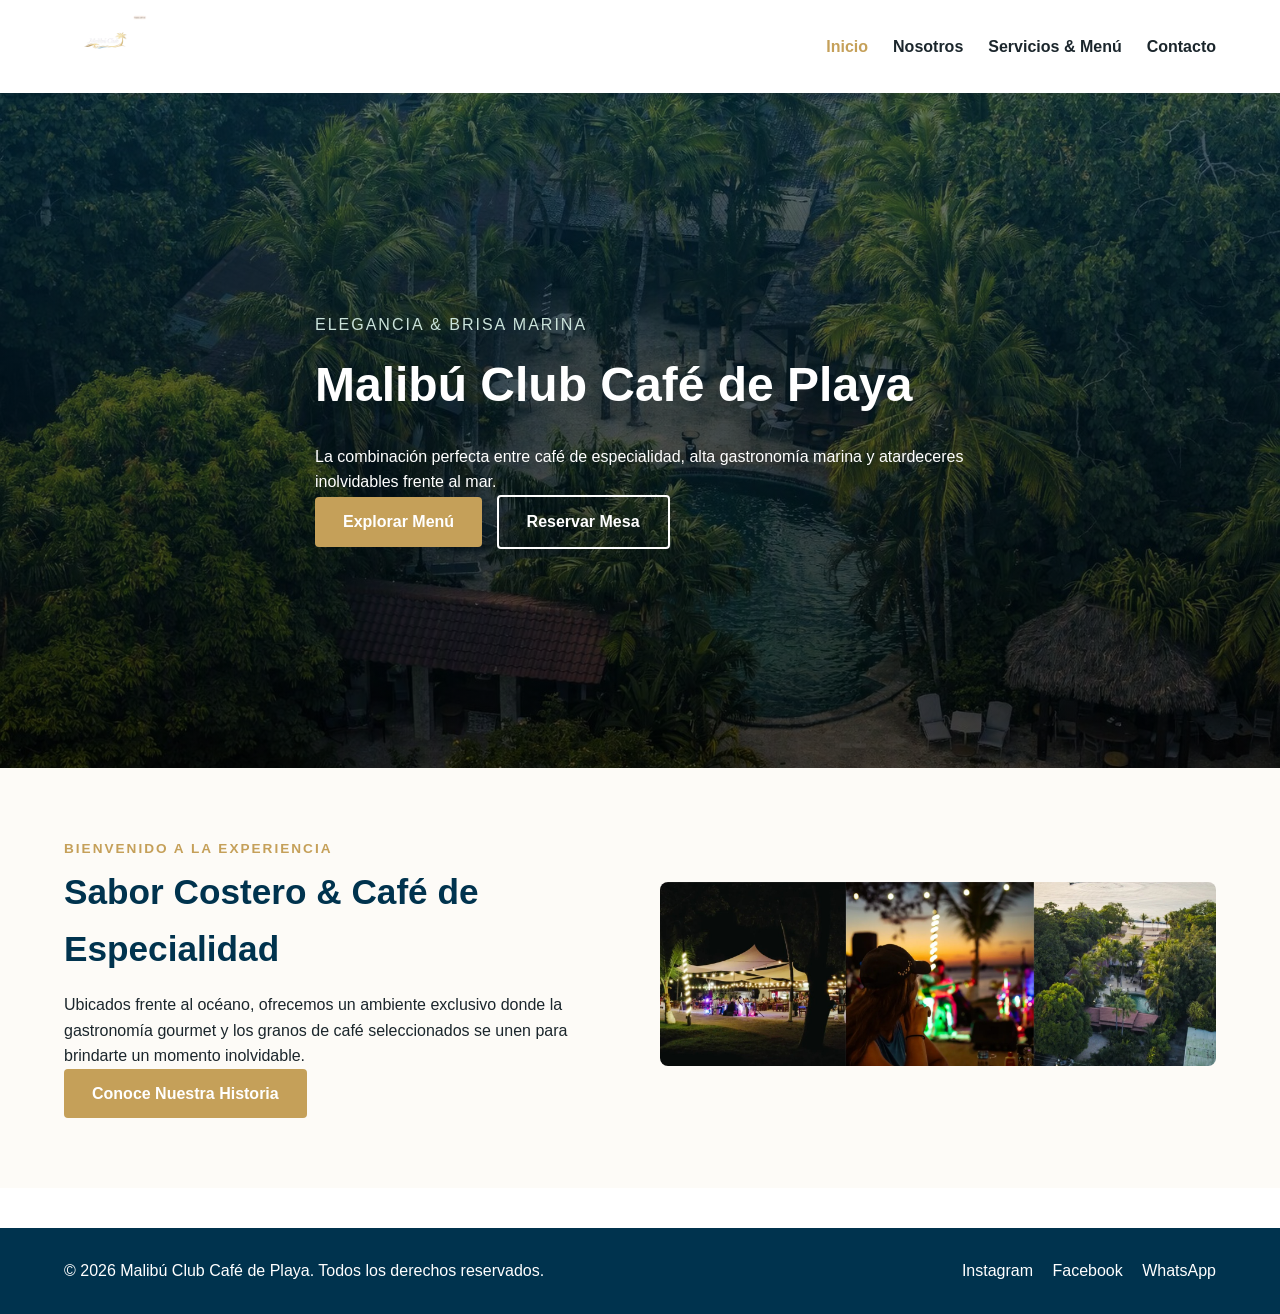
<file: index.html>
<!DOCTYPE html>
<html lang="es">
<head>
    <meta charset="UTF-8">
    <meta name="viewport" content="width=device-width, initial-scale=1.0">
    <title>Malibú Club Café de Playa | Inicio</title>
    <link rel="shortcut icon" href="favicon.ico" type="image/x-icon">
    <link rel="stylesheet" href="css/estilos.css">
    <link rel="stylesheet" href="css/responsive.css">
</head>
<body>

    <!-- ENCABEZADO Y NAVEGACIÓN -->
    <header class="header">
        <div class="contenedor nav-container">
            <a href="index.html" class="logo-enlace">
                <img src="img/logo/logo.png" alt="Logo Malibú Club" class="logo-img">
            </a>
            <nav class="nav-menu">
                <ul>
                    <li><a href="index.html" class="activo">Inicio</a></li>
                    <li><a href="pages/nosotros.html">Nosotros</a></li>
                    <li><a href="pages/servicios.html">Servicios & Menú</a></li>
                    <li><a href="pages/contacto.html">Contacto</a></li>
                </ul>
            </nav>
        </div>
    </header>

    <!-- BANNER HERO -->
    <section class="hero">
        <div class="hero-bg">
            <img src="img/banner/fondo.jpg" alt="Fondo Malibú Club" class="banner-img">
        </div>
        <div class="banner-overlay">
            <div class="contenedor hero-contenido">
                <span class="subtitulo-hero">Elegancia & Brisa Marina</span>
                <h1>Malibú Club Café de Playa</h1>
                <p>La combinación perfecta entre café de especialidad, alta gastronomía marina y atardeceres inolvidables frente al mar.</p>
                <div class="hero-botones">
                    <a href="pages/servicios.html" class="btn btn-primario">Explorar Menú</a>
                    <a href="pages/contacto.html" class="btn btn-secundario">Reservar Mesa</a>
                </div>
            </div>
        </div>
    </section>

    <!-- RESUMEN DESTACADO -->
    <section class="seccion bg-arena">
        <div class="contenedor nosotros-flex">
            <div class="nosotros-texto">
                <span class="etiqueta">Bienvenido a la Experiencia</span>
                <h2>Sabor Costero & Café de Especialidad</h2>
                <p>Ubicados frente al océano, ofrecemos un ambiente exclusivo donde la gastronomía gourmet y los granos de café seleccionados se unen para brindarte un momento inolvidable.</p>
                <a href="pages/nosotros.html" class="btn btn-primario">Conoce Nuestra Historia</a>
            </div>
            <div class="nosotros-img">
                <img src="img/galeria/nosotros-foto.jpg" alt="Experiencia Malibú Club">
            </div>
        </div>
    </section>

    <!-- PIE DE PÁGINA -->
    <footer class="footer">
        <div class="contenedor footer-flex">
            <p>&copy; 2026 Malibú Club Café de Playa. Todos los derechos reservados.</p>
            <div class="redes-sociales">
                <a href="#">Instagram</a>
                <a href="#">Facebook</a>
                <a href="#">WhatsApp</a>
            </div>
        </div>
    </footer>

    <script src="js/script.js"></script>
</body>
</html>
</file>
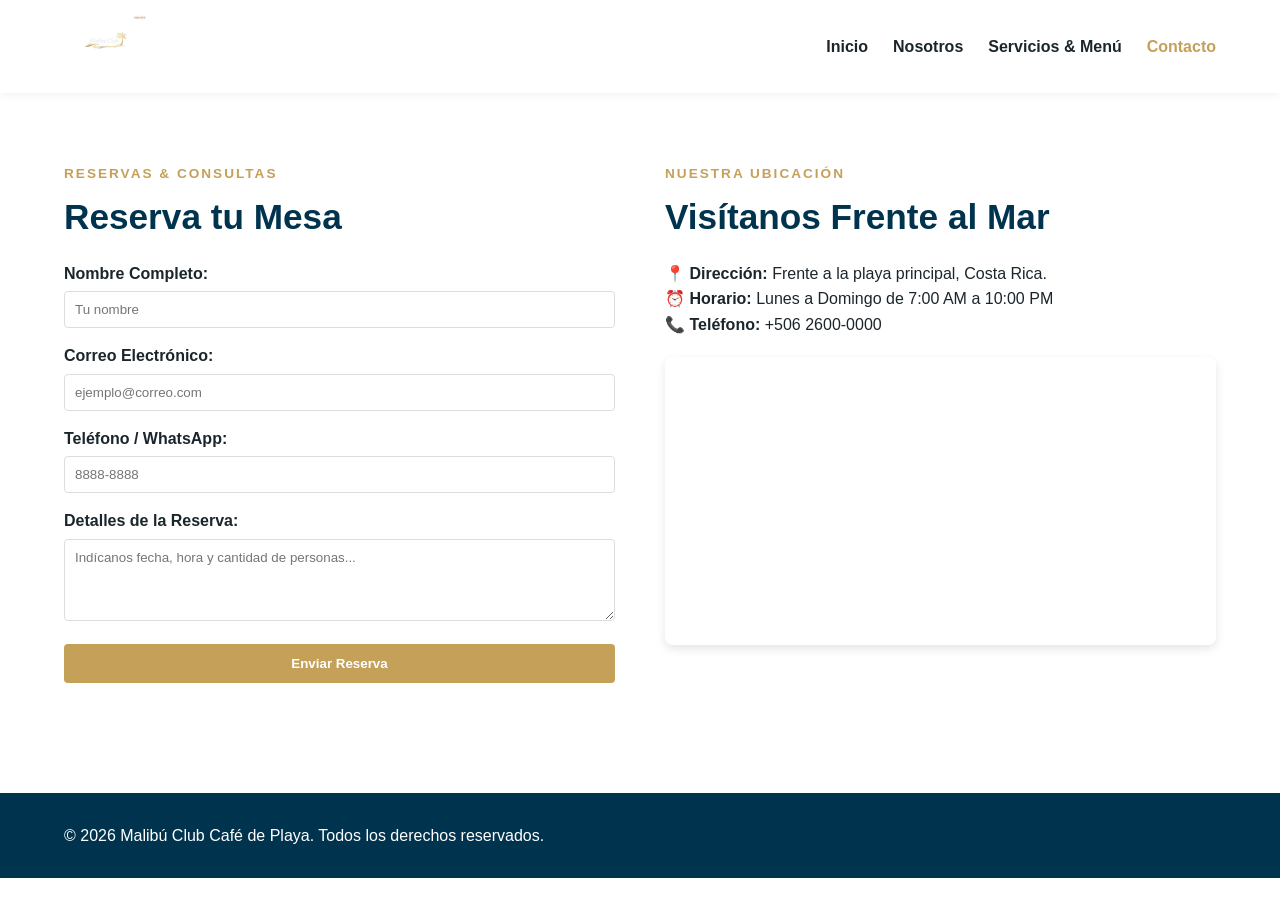
<file: pages/contacto.html>
<!DOCTYPE html>
<html lang="es">
<head>
    <meta charset="UTF-8">
    <meta name="viewport" content="width=device-width, initial-scale=1.0">
    <title>Contacto & Ubicación | Malibú Club Café de Playa</title>
    <link rel="shortcut icon" href="../favicon.ico" type="image/x-icon">
    <link rel="stylesheet" href="../css/estilos.css">
    <link rel="stylesheet" href="../css/responsive.css">
</head>
<body>

    <!-- ENCABEZADO -->
    <header class="header">
        <div class="contenedor nav-container">
            <a href="../index.html" class="logo-enlace">
                <img src="../img/logo/logo.png" alt="Logo Malibú Club" class="logo-img">
            </a>
            <nav class="nav-menu">
                <ul>
                    <li><a href="../index.html">Inicio</a></li>
                    <li><a href="nosotros.html">Nosotros</a></li>
                    <li><a href="servicios.html">Servicios & Menú</a></li>
                    <li><a href="contacto.html" class="activo">Contacto</a></li>
                </ul>
            </nav>
        </div>
    </header>

    <!-- CONTENIDO PRINCIPAL -->
    <main class="seccion">
        <div class="contenedor contacto-grid">
            
            <!-- FORMULARIO DE RESERVA -->
            <div class="contacto-form-container">
                <span class="etiqueta">Reservas & Consultas</span>
                <h2>Reserva tu Mesa</h2>
                <form id="formContacto" class="form-contacto">
                    <div class="campo">
                        <label for="nombre">Nombre Completo:</label>
                        <input type="text" id="nombre" name="nombre" placeholder="Tu nombre" required>
                    </div>
                    <div class="campo">
                        <label for="correo">Correo Electrónico:</label>
                        <input type="email" id="correo" name="correo" placeholder="ejemplo@correo.com" required>
                    </div>
                    <div class="campo">
                        <label for="telefono">Teléfono / WhatsApp:</label>
                        <input type="tel" id="telefono" name="telefono" placeholder="8888-8888" required>
                    </div>
                    <div class="campo">
                        <label for="mensaje">Detalles de la Reserva:</label>
                        <textarea id="mensaje" name="mensaje" rows="4" placeholder="Indícanos fecha, hora y cantidad de personas..." required></textarea>
                    </div>
                    <button type="submit" class="btn btn-primario btn-bloque">Enviar Reserva</button>
                </form>
            </div>

            <!-- INFORMACIÓN Y MAPA -->
            <div class="contacto-info-container">
                <span class="etiqueta">Nuestra Ubicación</span>
                <h2>Visítanos Frente al Mar</h2>
                <p>📍 <strong>Dirección:</strong> Frente a la playa principal, Costa Rica.</p>
                <p>⏰ <strong>Horario:</strong> Lunes a Domingo de 7:00 AM a 10:00 PM</p>
                <p>📞 <strong>Teléfono:</strong> +506 2600-0000</p>
                
                <!-- MAPA DE GOOGLE MAPS -->
                <div class="mapa-box" style="margin-top: 20px; border-radius: 8px; overflow: hidden; box-shadow: 0 4px 10px rgba(0,0,0,0.1);">
                    <iframe 
                        src="https://www.google.com/maps/embed?pb=!1m18!1m12!1m3!1d15721.23!2d-84.8!3d9.97!2m3!1f0!2f0!3f0!3m2!1i1024!2i768!4f13.1!3m3!1m2!1s0x0%3A0x0!2zOcKwNTgnMTIuMCJOIDg0wrA0OCcwMC4wIlc!5e0!3m2!1ses!2scr!4v1600000000000!5m2!1ses!2scr" 
                        width="100%" 
                        height="280" 
                        style="border:0;" 
                        allowfullscreen="" 
                        loading="lazy" 
                        referrerpolicy="no-referrer-when-downgrade">
                    </iframe>
                </div>
            </div>

        </div>
    </main>

    <!-- PIE DE PÁGINA -->
    <footer class="footer">
        <div class="contenedor footer-flex">
            <p>&copy; 2026 Malibú Club Café de Playa. Todos los derechos reservados.</p>
        </div>
    </footer>

    <script src="../js/script.js"></script>
    <script src="../js/validaciones.js"></script>
</body>
</html>
</file>
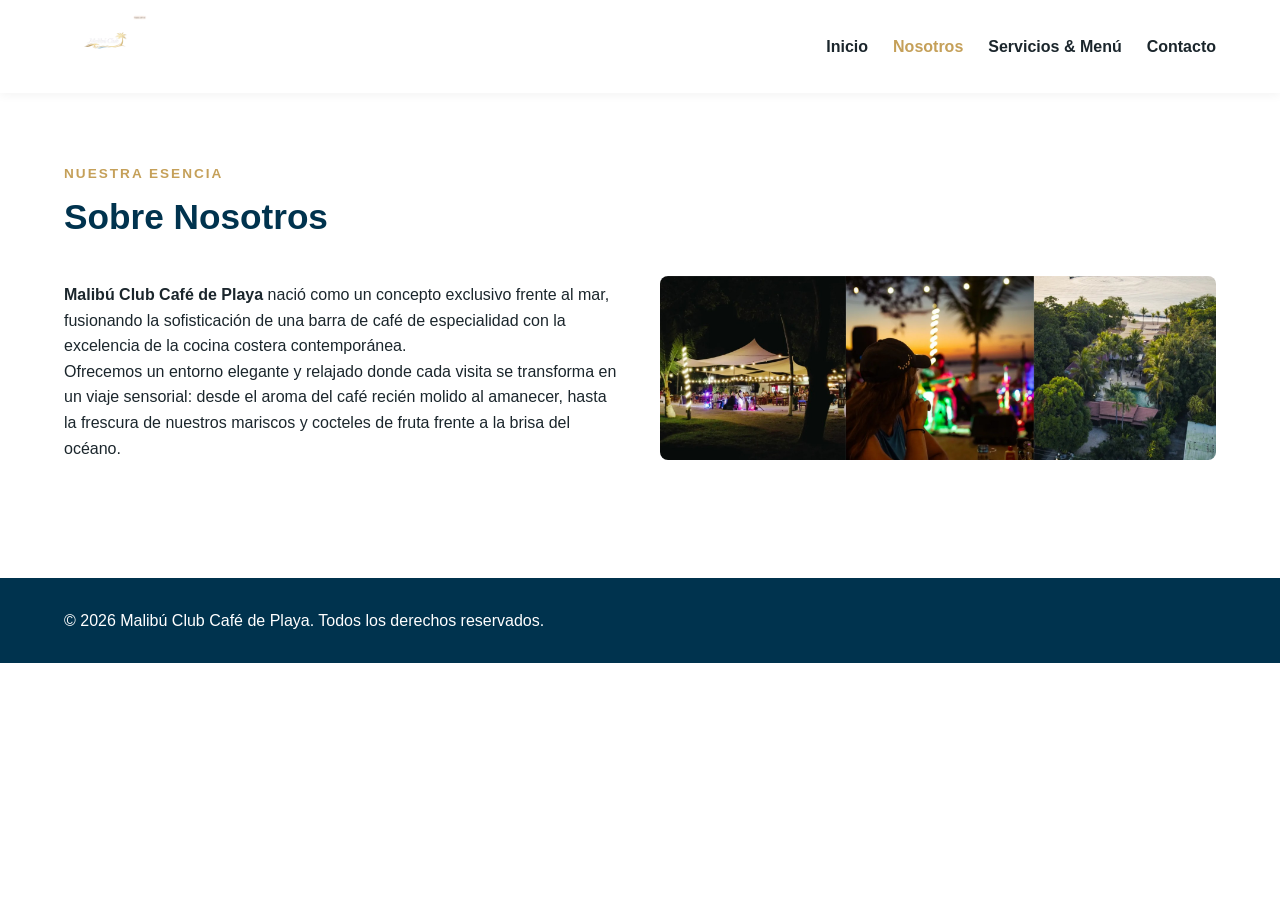
<file: pages/nosotros.html>
<!DOCTYPE html>
<html lang="es">
<head>
    <meta charset="UTF-8">
    <meta name="viewport" content="width=device-width, initial-scale=1.0">
    <title>Sobre Nosotros | Malibú Club Café de Playa</title>
    <link rel="shortcut icon" href="../favicon.ico" type="image/x-icon">
    <link rel="stylesheet" href="../css/estilos.css">
    <link rel="stylesheet" href="../css/responsive.css">
</head>
<body>

    <header class="header">
        <div class="contenedor nav-container">
            <a href="../index.html" class="logo-enlace">
                <img src="../img/logo/logo.png" alt="Logo Malibú Club" class="logo-img">
            </a>
            <nav class="nav-menu">
                <ul>
                    <li><a href="../index.html">Inicio</a></li>
                    <li><a href="nosotros.html" class="activo">Nosotros</a></li>
                    <li><a href="servicios.html">Servicios & Menú</a></li>
                    <li><a href="contacto.html">Contacto</a></li>
                </ul>
            </nav>
        </div>
    </header>

    <main class="seccion">
        <div class="contenedor">
            <span class="etiqueta">Nuestra Esencia</span>
            <h2>Sobre Nosotros</h2>
            <div class="nosotros-flex" style="margin-top: 30px;">
                <div class="nosotros-texto">
                    <p><strong>Malibú Club Café de Playa</strong> nació como un concepto exclusivo frente al mar, fusionando la sofisticación de una barra de café de especialidad con la excelencia de la cocina costera contemporánea.</p>
                    <p>Ofrecemos un entorno elegante y relajado donde cada visita se transforma en un viaje sensorial: desde el aroma del café recién molido al amanecer, hasta la frescura de nuestros mariscos y cocteles de fruta frente a la brisa del océano.</p>
                </div>
                <div class="nosotros-img">
                    <img src="../img/galeria/nosotros-foto.jpg" alt="Instalaciones del club">
                </div>
            </div>
        </div>
    </main>

    <footer class="footer">
        <div class="contenedor footer-flex">
            <p>&copy; 2026 Malibú Club Café de Playa. Todos los derechos reservados.</p>
        </div>
    </footer>

    <script src="../js/script.js"></script>
</body>
</html>
</file>
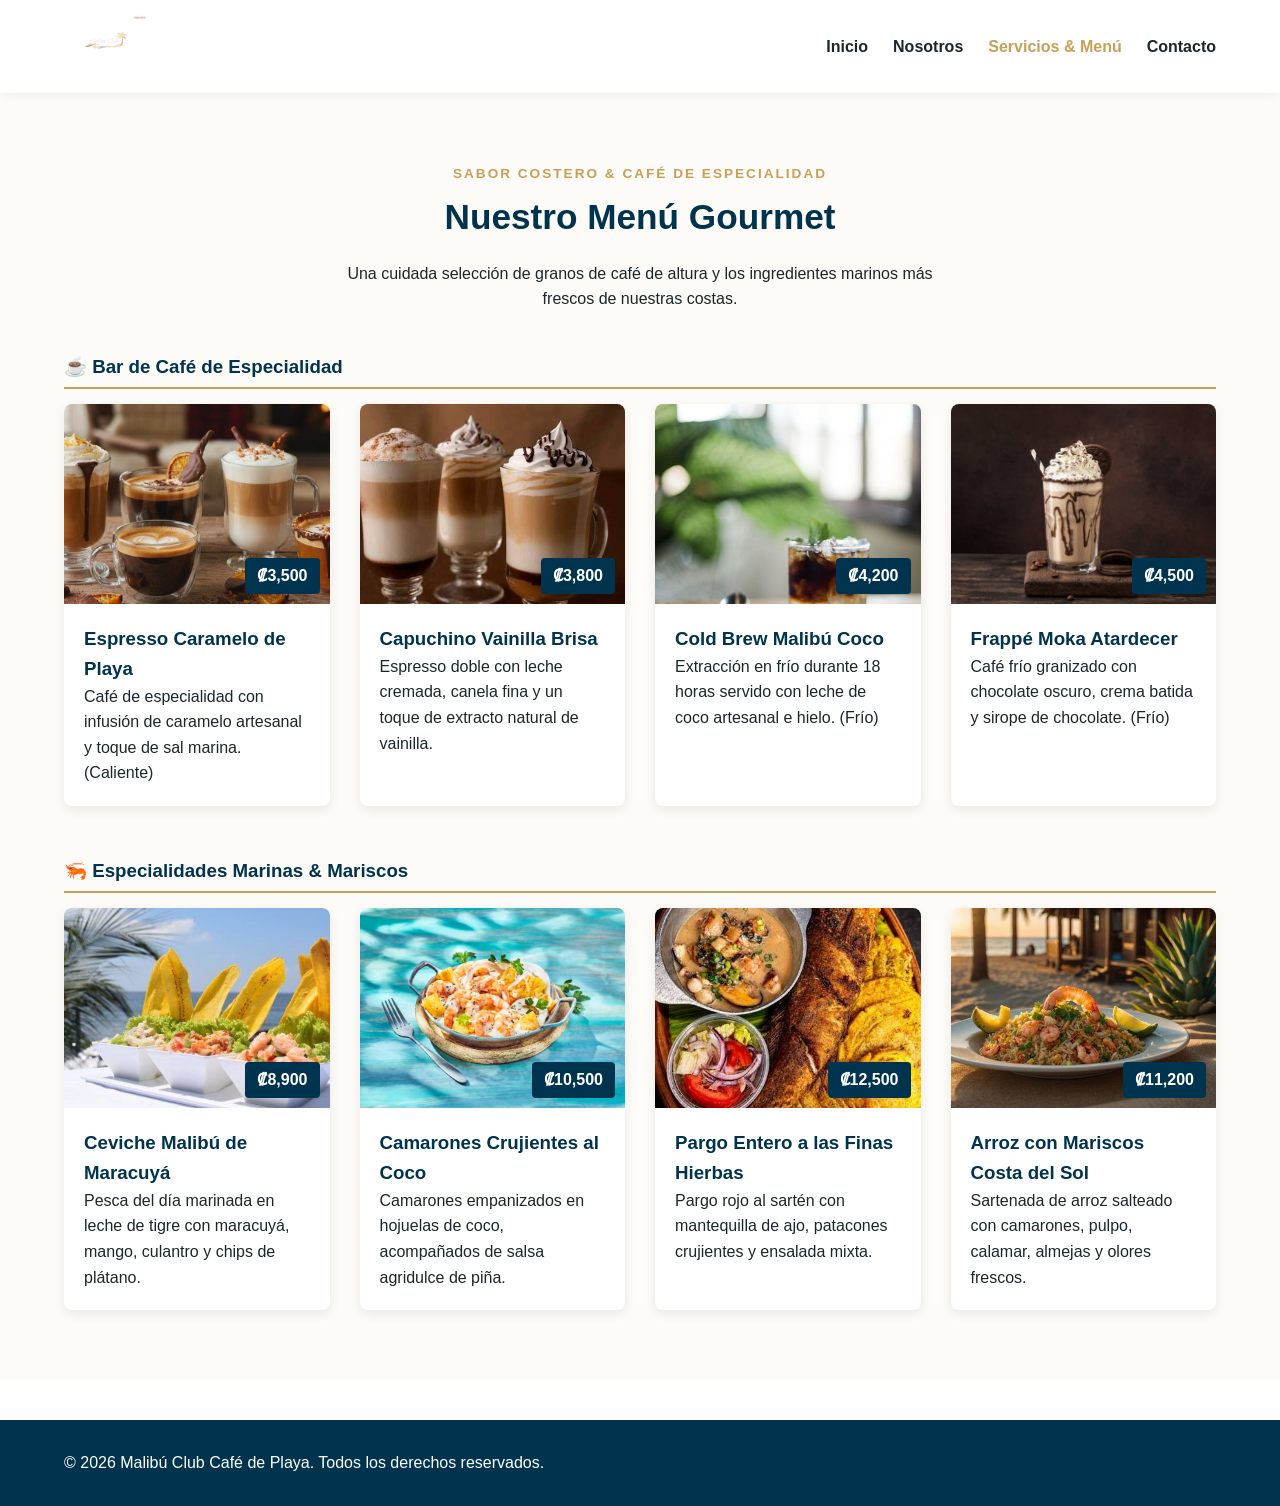
<file: pages/servicios.html>
<!DOCTYPE html>
<html lang="es">
<head>
    <meta charset="UTF-8">
    <meta name="viewport" content="width=device-width, initial-scale=1.0">
    <title>Servicios & Menú Gourmet | Malibú Club Café de Playa</title>
    <link rel="shortcut icon" href="../favicon.ico" type="image/x-icon">
    <link rel="stylesheet" href="../css/estilos.css">
    <link rel="stylesheet" href="../css/responsive.css">
</head>
<body>

    <!-- ENCABEZADO -->
    <header class="header">
        <div class="contenedor nav-container">
            <a href="../index.html" class="logo-enlace">
                <img src="../img/logo/logo.png" alt="Logo Malibú Club" class="logo-img">
            </a>
            <nav class="nav-menu">
                <ul>
                    <li><a href="../index.html">Inicio</a></li>
                    <li><a href="nosotros.html">Nosotros</a></li>
                    <li><a href="servicios.html" class="activo">Servicios & Menú</a></li>
                    <li><a href="contacto.html">Contacto</a></li>
                </ul>
            </nav>
        </div>
    </header>

    <!-- CONTENIDO PRINCIPAL -->
    <main class="seccion bg-arena">
        <div class="contenedor">
            
            <div class="encabezado-seccion">
                <span class="etiqueta">Sabor Costero & Café de Especialidad</span>
                <h2>Nuestro Menú Gourmet</h2>
                <p>Una cuidada selección de granos de café de altura y los ingredientes marinos más frescos de nuestras costas.</p>
            </div>

            <!-- SECCIÓN 1: CAFÉS DE ESPECIALIDAD -->
            <h3 style="margin: 30px 0 15px 0; border-bottom: 2px solid #c5a059; padding-bottom: 5px;">☕ Bar de Café de Especialidad</h3>
            <div class="menu-grid">
                
                <!-- Café Caliente 1 -->
                <article class="tarjeta-platillo">
                    <div class="platillo-img">
                        <img src="../img/galeria/cafe-especialidad.jpg" alt="Espresso Caramelo">
                        <span class="precio">₡3,500</span>
                    </div>
                    <div class="platillo-info">
                        <h3>Espresso Caramelo de Playa</h3>
                        <p>Café de especialidad con infusión de caramelo artesanal y toque de sal marina. (Caliente)</p>
                    </div>
                </article>

                <!-- Café Caliente 2 -->
                <article class="tarjeta-platillo">
                    <div class="platillo-img">
                        <img src="../img/galeria/capuchino-vainilla.jpg" alt="Capuchino Vainilla">
                        <span class="precio">₡3,800</span>
                    </div>
                    <div class="platillo-info">
                        <h3>Capuchino Vainilla Brisa</h3>
                        <p>Espresso doble con leche cremada, canela fina y un toque de extracto natural de vainilla.</p>
                    </div>
                </article>

                <!-- Café Frío 1 -->
                <article class="tarjeta-platillo">
                    <div class="platillo-img">
                        <img src="../img/galeria/cold-brew-coco.jpg" alt="Cold Brew Coco">
                        <span class="precio">₡4,200</span>
                    </div>
                    <div class="platillo-info">
                        <h3>Cold Brew Malibú Coco</h3>
                        <p>Extracción en frío durante 18 horas servido con leche de coco artesanal e hielo. (Frío)</p>
                    </div>
                </article>

                <!-- Café Frío 2 -->
                <article class="tarjeta-platillo">
                    <div class="platillo-img">
                        <img src="../img/galeria/frappe-moka.jpg" alt="Frappé Moka">
                        <span class="precio">₡4,500</span>
                    </div>
                    <div class="platillo-info">
                        <h3>Frappé Moka Atardecer</h3>
                        <p>Café frío granizado con chocolate oscuro, crema batida y sirope de chocolate. (Frío)</p>
                    </div>
                </article>

            </div>

            <!-- SECCIÓN 2: GASTRONOMÍA MARINA & MARISCOS -->
            <h3 style="margin: 50px 0 15px 0; border-bottom: 2px solid #c5a059; padding-bottom: 5px;">🦐 Especialidades Marinas & Mariscos</h3>
            <div class="menu-grid">

                <!-- Mariscos 1 -->
                <article class="tarjeta-platillo">
                    <div class="platillo-img">
                        <img src="../img/galeria/ceviche-tropical.jpg" alt="Ceviche Tropical">
                        <span class="precio">₡8,900</span>
                    </div>
                    <div class="platillo-info">
                        <h3>Ceviche Malibú de Maracuyá</h3>
                        <p>Pesca del día marinada en leche de tigre con maracuyá, mango, culantro y chips de plátano.</p>
                    </div>
                </article>

                <!-- Mariscos 2 -->
                <article class="tarjeta-platillo">
                    <div class="platillo-img">
                        <img src="../img/galeria/camarones-coco.jpg" alt="Camarones al Coco">
                        <span class="precio">₡10,500</span>
                    </div>
                    <div class="platillo-info">
                        <h3>Camarones Crujientes al Coco</h3>
                        <p>Camarones empanizados en hojuelas de coco, acompañados de salsa agridulce de piña.</p>
                    </div>
                </article>

                <!-- Mariscos 3 -->
                <article class="tarjeta-platillo">
                    <div class="platillo-img">
                        <img src="../img/galeria/pargo-fresco.jpg" alt="Pargo Frito">
                        <span class="precio">₡12,500</span>
                    </div>
                    <div class="platillo-info">
                        <h3>Pargo Entero a las Finas Hierbas</h3>
                        <p>Pargo rojo al sartén con mantequilla de ajo, patacones crujientes y ensalada mixta.</p>
                    </div>
                </article>

                <!-- Mariscos 4 -->
                <article class="tarjeta-platillo">
                    <div class="platillo-img">
                        <img src="../img/galeria/arroz-mariscos.jpg" alt="Arroz con Mariscos">
                        <span class="precio">₡11,200</span>
                    </div>
                    <div class="platillo-info">
                        <h3>Arroz con Mariscos Costa del Sol</h3>
                        <p>Sartenada de arroz salteado con camarones, pulpo, calamar, almejas y olores frescos.</p>
                    </div>
                </article>

            </div>

        </div>
    </main>

    <!-- PIE DE PÁGINA -->
    <footer class="footer">
        <div class="contenedor footer-flex">
            <p>&copy; 2026 Malibú Club Café de Playa. Todos los derechos reservados.</p>
        </div>
    </footer>

    <script src="../js/script.js"></script>
</body>
</html>
</file>
<file: css/estilos.css>
:root {
    --color-primario: #00334e;
    --color-secundario: #cbe3db;
    --color-dorado: #c5a059;
    --color-oscuro: #1b262c;
    --color-claro: #ffffff;
    --color-fondo-arena: #fdfbf7;
}

* {
    margin: 0;
    padding: 0;
    box-sizing: border-box;
    font-family: Arial, sans-serif;
}

body {
    color: var(--color-oscuro);
    background-color: var(--color-claro);
    line-height: 1.6;
}

.contenedor {
    width: 90%;
    max-width: 1200px;
    margin: 0 auto;
}

.seccion {
    padding: 70px 0;
}

.bg-arena {
    background-color: var(--color-fondo-arena);
}

.etiqueta {
    text-transform: uppercase;
    font-size: 0.85rem;
    letter-spacing: 2px;
    color: var(--color-dorado);
    font-weight: bold;
    display: block;
    margin-bottom: 5px;
}

h1, h2, h3 {
    color: var(--color-primario);
}

h2 {
    font-size: 2.2rem;
    margin-bottom: 15px;
}

/* ENCABEZADO */
.header {
    position: sticky;
    top: 0;
    background-color: var(--color-claro);
    box-shadow: 0 2px 10px rgba(0,0,0,0.05);
    z-index: 100;
}

.nav-container {
    display: flex;
    justify-content: space-between;
    align-items: center;
    padding: 15px 0;
}

.logo-img {
    height: 55px;
}

.nav-menu ul {
    display: flex;
    list-style: none;
    gap: 25px;
}

.nav-menu a {
    text-decoration: none;
    color: var(--color-oscuro);
    font-weight: bold;
    transition: color 0.3s;
}

.nav-menu a:hover, .nav-menu a.activo {
    color: var(--color-dorado);
}

/* HERO */
.hero {
    position: relative;
    height: 75vh;
    display: flex;
    align-items: center;
    overflow: hidden;
}

.hero-bg {
    position: absolute;
    top: 0;
    left: 0;
    width: 100%;
    height: 100%;
}

.banner-img {
    width: 100%;
    height: 100%;
    object-fit: cover;
}

.banner-overlay {
    position: relative;
    z-index: 2;
    width: 100%;
    height: 100%;
    background: linear-gradient(rgba(0,51,78,0.5), rgba(0,0,0,0.6));
    display: flex;
    align-items: center;
}

.hero-contenido {
    color: var(--color-claro);
    max-width: 650px;
}

.hero-contenido h1 {
    color: var(--color-claro);
    font-size: 3rem;
    margin: 10px 0 20px 0;
}

.subtitulo-hero {
    color: var(--color-secundario);
    text-transform: uppercase;
    letter-spacing: 2px;
}

/* BOTONES */
.btn {
    display: inline-block;
    padding: 12px 28px;
    border-radius: 4px;
    text-decoration: none;
    font-weight: bold;
    transition: background 0.3s;
    border: none;
    cursor: pointer;
}

.btn-primario {
    background-color: var(--color-dorado);
    color: var(--color-claro);
}

.btn-secundario {
    background-color: transparent;
    color: var(--color-claro);
    border: 2px solid var(--color-claro);
    margin-left: 10px;
}

.btn-bloque {
    width: 100%;
    text-align: center;
}

/* SECCIONES Y GRIDS */
.nosotros-flex {
    display: flex;
    gap: 40px;
    align-items: center;
}

.nosotros-texto {
    flex: 1;
}

.nosotros-img {
    flex: 1;
}

.nosotros-img img {
    width: 100%;
    border-radius: 8px;
}

.encabezado-seccion {
    text-align: center;
    max-width: 600px;
    margin: 0 auto 40px auto;
}

.menu-grid {
    display: grid;
    grid-template-columns: repeat(auto-fit, minmax(260px, 1fr));
    gap: 30px;
}

.tarjeta-platillo {
    border-radius: 8px;
    overflow: hidden;
    box-shadow: 0 4px 12px rgba(0,0,0,0.08);
    background-color: var(--color-claro);
}

.platillo-img {
    position: relative;
    height: 200px;
}

.platillo-img img {
    width: 100%;
    height: 100%;
    object-fit: cover;
}

.precio {
    position: absolute;
    bottom: 10px;
    right: 10px;
    background-color: var(--color-primario);
    color: var(--color-claro);
    padding: 5px 12px;
    border-radius: 4px;
    font-weight: bold;
}

.platillo-info {
    padding: 20px;
}

.contacto-grid {
    display: grid;
    grid-template-columns: 1fr 1fr;
    gap: 50px;
}

.form-contacto .campo {
    margin-bottom: 15px;
}

.form-contacto label {
    display: block;
    margin-bottom: 5px;
    font-weight: bold;
}

.form-contacto input, .form-contacto textarea {
    width: 100%;
    padding: 10px;
    border: 1px solid #ddd;
    border-radius: 4px;
}

.footer {
    background-color: var(--color-primario);
    color: var(--color-claro);
    padding: 30px 0;
    margin-top: 40px;
}

.footer-flex {
    display: flex;
    justify-content: space-between;
    align-items: center;
}

.redes-sociales a {
    color: var(--color-claro);
    margin-left: 15px;
    text-decoration: none;
}
</file>
<file: css/responsive.css>
@media (max-width: 768px) {
    .nav-container, .nosotros-flex, .contacto-grid, .footer-flex {
        flex-direction: column;
        text-align: center;
        gap: 20px;
    }

    .nav-menu ul {
        flex-wrap: wrap;
        justify-content: center;
    }

    .hero-contenido h1 {
        font-size: 2.2rem;
    }

    .btn-secundario {
        margin-left: 0;
        margin-top: 10px;
    }
}
</file>
